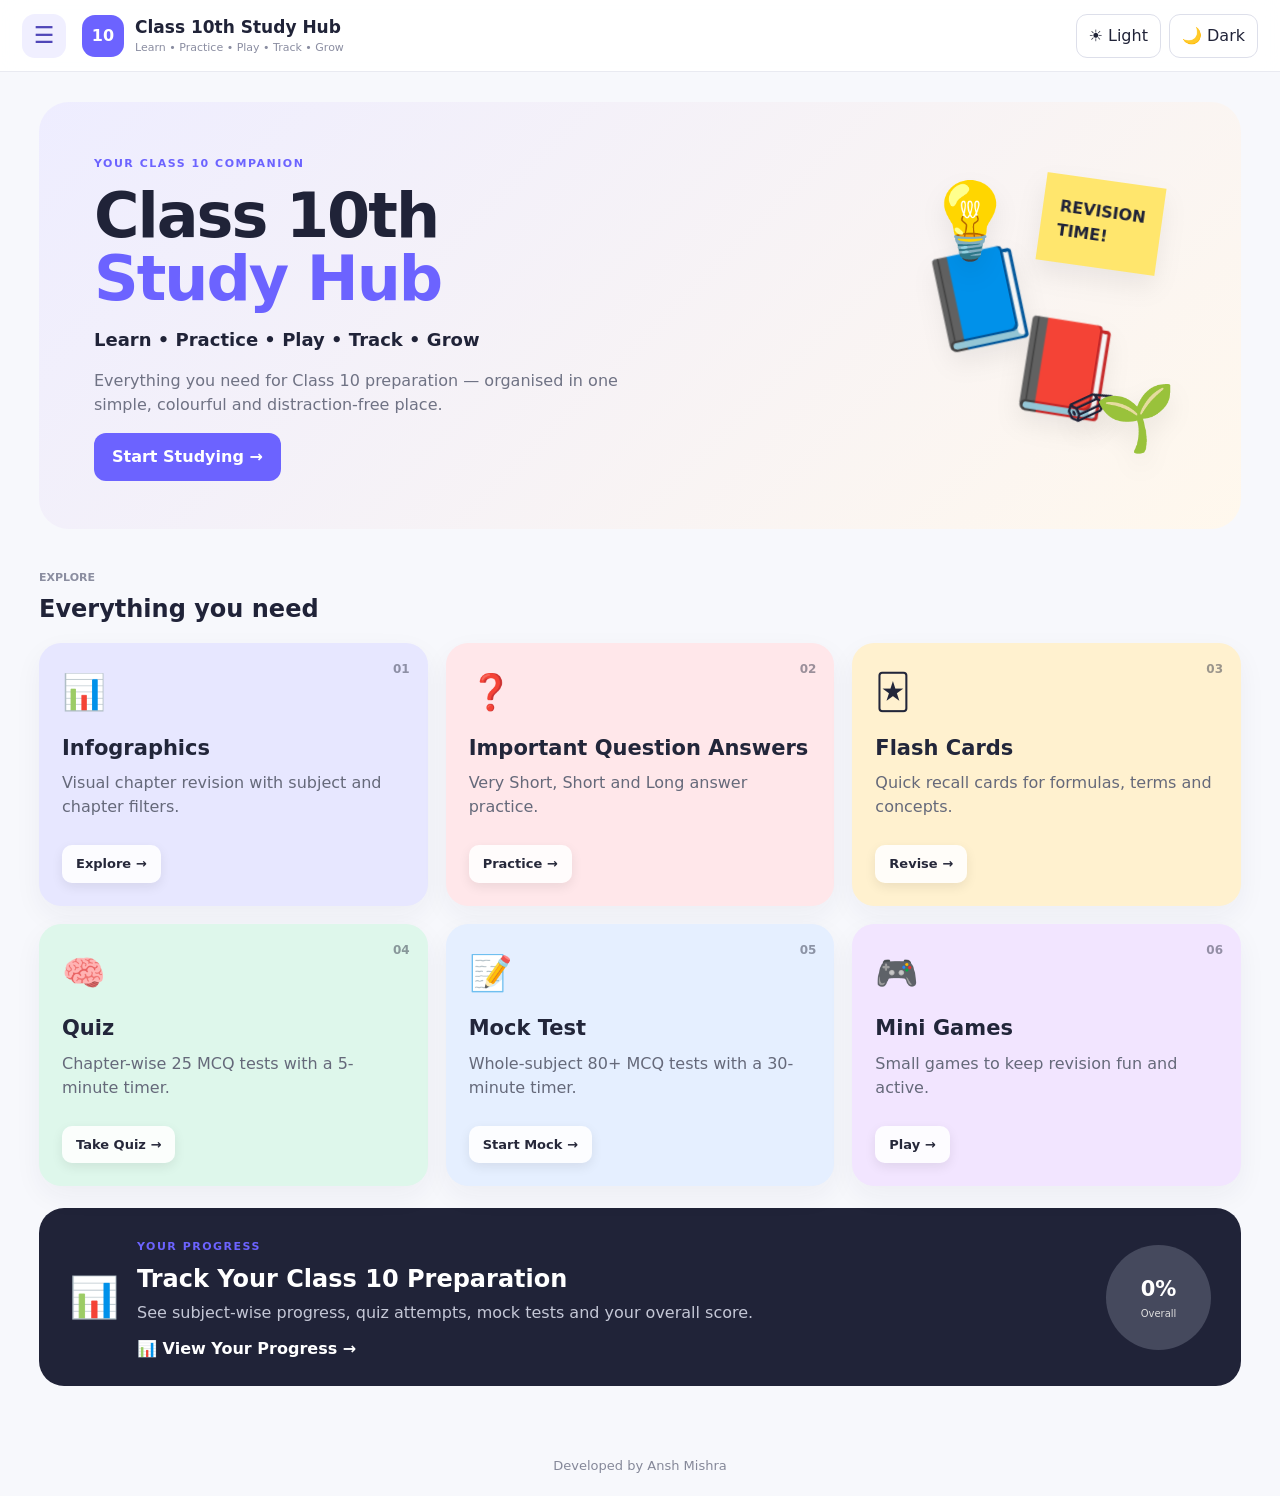
<file: index.html>
<!doctype html>
<html lang="en">
<head>
<meta charset="UTF-8">
<meta name="viewport" content="width=device-width,initial-scale=1">
<title>Class 10th Study Hub</title>
<link rel="stylesheet" href="style.css">
</head>
<body>
<div id="app">
<header class="topbar">
  <button id="menuBtn" class="icon-btn" aria-label="Open menu">☰</button>
  <div class="brand"><span class="brand-mark">10</span><div><b>Class 10th Study Hub</b><small>Learn • Practice • Play • Track • Grow</small></div></div>
  <div class="top-actions"><button id="quickTheme" class="top-control">☀️ Light</button><button id="quickDark" class="top-control">🌙 Dark</button></div>
</header>

<aside id="sidebar" class="sidebar">
  <div class="side-title">Study Hub</div>
  <button class="nav-item active" data-page="home">🏠 <span>Dashboard</span></button>
  <button class="nav-item" data-page="infographics">📊 <span>Infographics</span></button>
  <button class="nav-item" data-page="questions">❓ <span>Important Questions</span></button>
  <button class="nav-item" data-page="flashcards">🃏 <span>Flash Cards</span></button>
  <button class="nav-item" data-page="quiz">🧠 <span>Quiz</span></button>
  <button class="nav-item" data-page="mock">📝 <span>Mock Test</span></button>
  <button class="nav-item" data-page="games">🎮 <span>Mini Games</span></button>
  <button class="nav-item" data-page="progress">📈 <span>Your Progress</span></button>
  <button class="nav-item" data-page="settings">⚙️ <span>Settings</span></button>
  <button class="nav-item" data-page="about">👨‍💻 <span>About Developer</span></button>
</aside>
<div id="shade"></div>

<main>
<section id="page-home" class="page active">
  <div class="hero">
    <div class="hero-copy">
      <span class="eyebrow">YOUR CLASS 10 COMPANION</span>
      <h1>Class 10th<br><strong>Study Hub</strong></h1>
      <p class="hero-tag">Learn • Practice • Play • Track • Grow</p>
      <p class="hero-desc">Everything you need for Class 10 preparation — organised in one simple, colourful and distraction-free place.</p>
      <button class="primary-btn" data-page-jump="questions">Start Studying →</button>
    </div>
    <div class="hero-art" aria-hidden="true"><div class="book b1">📘</div><div class="book b2">📕</div><div class="bulb">💡</div><div class="note">REVISION<br>TIME!</div><div class="pencil">✏️</div><div class="plant">🌱</div></div>
  </div>

  <div class="section-head"><div><span>EXPLORE</span><h2>Everything you need</h2></div></div>
  <div class="resource-grid">
    <button class="resource-card c1" data-page-jump="infographics"><span class="num">01</span><span class="card-icon">📊</span><h3>Infographics</h3><p>Visual chapter revision with subject and chapter filters.</p><span class="card-action">Explore →</span></button>
    <button class="resource-card c2" data-page-jump="questions"><span class="num">02</span><span class="card-icon">❓</span><h3>Important Question Answers</h3><p>Very Short, Short and Long answer practice.</p><span class="card-action">Practice →</span></button>
    <button class="resource-card c3" data-page-jump="flashcards"><span class="num">03</span><span class="card-icon">🃏</span><h3>Flash Cards</h3><p>Quick recall cards for formulas, terms and concepts.</p><span class="card-action">Revise →</span></button>
    <button class="resource-card c4" data-page-jump="quiz"><span class="num">04</span><span class="card-icon">🧠</span><h3>Quiz</h3><p>Chapter-wise 25 MCQ tests with a 5-minute timer.</p><span class="card-action">Take Quiz →</span></button>
    <button class="resource-card c5" data-page-jump="mock"><span class="num">05</span><span class="card-icon">📝</span><h3>Mock Test</h3><p>Whole-subject 80+ MCQ tests with a 30-minute timer.</p><span class="card-action">Start Mock →</span></button>
    <button class="resource-card c6" data-page-jump="games"><span class="num">06</span><span class="card-icon">🎮</span><h3>Mini Games</h3><p>Small games to keep revision fun and active.</p><span class="card-action">Play →</span></button>
  </div>

  <button class="progress-home" data-page-jump="progress">
    <div class="progress-home-left"><span class="progress-home-icon">📊</span><div><span class="eyebrow">YOUR PROGRESS</span><h2>Track Your Class 10 Preparation</h2><p>See subject-wise progress, quiz attempts, mock tests and your overall score.</p><span class="progress-link">📊 View Your Progress →</span></div></div>
    <div class="progress-ring"><strong id="homeProgress">0%</strong><small>Overall</small></div>
  </button>
</section>

<section id="page-infographics" class="page">
  <div class="page-title"><span>VISUAL REVISION</span><h1>Infographics</h1><p>Choose a subject and chapter, then view your chapter visual.</p></div>
  <div class="panel">
    <div class="selectors"><label>Subject<select id="infoSubject"></select></label><label>Chapter<select id="infoChapter"></select></label></div>
    <div class="info-viewer"><div class="info-placeholder" id="infoViewer">📊<h2>Infographic Preview</h2><p>Add your chapter image in the <code>assets/infographics</code> folder and set its path in <code>script.js</code>.</p></div><div class="viewer-controls"><button id="infoPrev">← Previous</button><b id="infoCounter">1 / 1</b><button id="infoNext">Next →</button></div></div>
  </div>
</section>

<section id="page-questions" class="page">
  <div class="page-title"><span>CHAPTER-WISE EXAM PRACTICE</span><h1>Important Question Answers</h1><p>Chapter-wise revision is arranged Very Short → Short → Long. The practice bank is designed around recent CBSE board-paper patterns; official CBSE papers are available from the <a href="https://www.cbse.gov.in/cbsenew/question-paper.html" target="_blank" rel="noopener">CBSE question-paper archive</a>.</p></div>
  <div class="panel"><div class="selectors"><label>Subject<select id="qaSubject"></select></label><label>Chapter<select id="qaChapter"></select></label></div><div id="qaContent"></div><button id="markComplete" class="primary-btn">✓ Mark Chapter Completed</button></div>
</section>

<section id="page-flashcards" class="page">
  <div class="page-title"><span>QUICK RECALL</span><h1>Flash Cards</h1><p>Flip through concise revision cards chapter by chapter.</p></div>
  <div class="panel"><div class="selectors"><label>Subject<select id="fcSubject"></select></label><label>Chapter<select id="fcChapter"></select></label></div><div class="flash-wrap"><div class="flash-help">QUESTION ON FRONT • TAP THE CARD TO FLIP • ANSWER ON BACK</div><button id="flashCard" class="flash-card"><span class="flash-front">Question</span><span class="flash-back"></span></button><div id="flashHint" class="flash-hint"></div><div class="flash-controls"><button id="flashPrev">← Previous</button><b id="flashCounter">1 / 1</b><button id="flashNext">Next →</button></div></div></div>
</section>

<section id="page-quiz" class="page">
  <div class="page-title"><span>25 PYQ-BASED MCQs • 5 MINUTES</span><h1>Chapter Quiz</h1><p>25 chapter-focused Chapter practice MCQs. Submit to see correct, wrong, unanswered and percentage.</p></div>
  <div class="panel"><div class="selectors"><label>Subject<select id="quizSubject"></select></label><label>Chapter<select id="quizChapter"></select></label></div><div class="test-bar"><span>⏱️ <b id="quizTimer">05:00</b></span><span id="quizStatus">Ready</span></div><div id="quizBox"></div><div class="test-actions"><button id="quizStart" class="primary-btn">▶ Start Quiz</button><button id="quizSubmit" class="danger-btn" hidden>✓ Submit Quiz</button></div></div>
</section>

<section id="page-mock" class="page">
  <div class="page-title"><span>80 PYQ-BASED MCQs • 30 MINUTES</span><h1>Mock Test</h1><p>80 whole-subject Chapter practice MCQs. Submit to see complete performance and review every answer.</p></div>
  <div class="panel"><div class="selectors"><label>Subject<select id="mockSubject"></select></label></div><div class="test-bar"><span>⏱️ <b id="mockTimer">30:00</b></span><span id="mockStatus">Ready</span></div><div id="mockBox"></div><div class="test-actions"><button id="mockStart" class="primary-btn">▶ Start Mock Test</button><button id="mockSubmit" class="danger-btn" hidden>✓ Submit Mock Test</button></div></div>
</section>

<section id="page-games" class="page">
  <div class="page-title"><span>LEARN • PLAY</span><h1>Mini Games</h1><p>Only three games — simple, clean and actually playable.</p></div>
  <div class="games-grid games-3">
    <div class="game-card game-large"><h3>❌⭕ Tic Tac Toe</h3><p>Play against the computer.</p><div id="tttBoard" class="ttt-board"></div><b id="tttMsg">Your turn — ❌</b><button id="tttReset" class="game-main-btn">New Game</button></div>
    <div class="game-card game-large"><h3>🧠 Memory Match</h3><p>Find all matching pairs.</p><div id="memoryBoard" class="memory-board"></div><b id="memoryMsg">Find the matching cards.</b><button id="memoryReset" class="game-main-btn">New Game</button></div>
    <div class="game-card game-large"><h3>🐍 Snake</h3><p>Use arrow keys or WASD. Eat the food and grow.</p><canvas id="snakeCanvas" width="320" height="320"></canvas><b id="snakeMsg">Press Start to play.</b><button id="snakeStart" class="game-main-btn">Start Snake</button></div>
  </div>
</section>

<section id="page-progress" class="page">
  <div class="page-title"><span>TRACK • IMPROVE</span><h1>Your Progress</h1><p>Your preparation is stored locally in this browser.</p></div>
  <div class="stats-grid">
    <div class="stat"><span>📈</span><b id="overallStat">0%</b><small>Overall Progress</small></div>
    <div class="stat"><span>🧠</span><b id="quizStat">0</b><small>Quizzes Attempted</small></div>
    <div class="stat"><span>📝</span><b id="mockStat">0 / 6</b><small>Mock Tests Taken</small></div>
    <div class="stat"><span>🏆</span><b id="scoreStat">0%</b><small>Average Score</small></div>
  </div>
  <div class="panel"><div class="motivation">Keep Going! You’re Doing Great! 🚀</div><h2>Subject Progress</h2><div id="subjectProgress"></div></div>
</section>

<section id="page-settings" class="page">
  <div class="page-title"><span>PERSONALIZE</span><h1>Settings</h1><p>Make the study hub comfortable for you.</p></div>
  <div class="settings-grid">
    <div class="setting-card"><h3>🔤 Text Size</h3><select id="textSize"><option value="small">Small</option><option value="normal">Normal</option><option value="large">Large</option><option value="xl">Extra Large</option></select></div>
    <div class="setting-card"><h3>🎨 Theme</h3><div class="choice-row"><button data-theme="light">☀️ Light</button><button data-theme="dark">🌙 Dark</button></div></div>
    <div class="setting-card"><h3>🌈 Accent Color</h3><select id="accent"><option value="#6c63ff">Purple</option><option value="#2563eb">Blue</option><option value="#16a34a">Green</option><option value="#ea580c">Orange</option><option value="#db2777">Pink</option></select></div>
    <div class="setting-card"><h3>🪔 Diwali Mode</h3><p>Yellow festive background + colourful red cards + diyas.</p><button id="diwaliToggle">Enable / Disable</button></div>
    <div class="setting-card"><h3>🎄 Christmas Mode</h3><p>Continuous snowfall without changing your background.</p><button id="christmasToggle">Enable / Disable</button></div>
    <div class="setting-card"><h3>🧹 Clear Memory</h3><p>Reset progress, preferences and test history.</p><button id="clearMemory" class="danger-btn">Clear Memory</button></div>
  </div>
</section>

<section id="page-about" class="page">
  <div class="page-title"><span>THE CREATOR</span><h1>About Developer</h1></div>
  <div class="about-card"><div class="developer-avatar">A</div><div><h2>Ansh Mishra</h2><p>Hi! I'm Ansh Mishra, the creator of Class 10th Study Hub. I created this platform to make Class 10 learning easier, more interactive and enjoyable for students.</p><h3>What I’m working on</h3><ul><li>Making study resources easy to access</li><li>Helping students practice through quizzes and mock tests</li><li>Creating interactive flash cards and learning activities</li><li>Adding fun mini-games</li><li>Helping track preparation and progress</li></ul><h3>My Goal</h3><p>My goal is to build a simple and useful study platform where Class 10 students can learn, practice and improve — all in one place.</p></div></div>
</section>
</main>

<footer>Developed by Ansh Mishra</footer>
<div id="toast"></div>
<div class="snow" id="snowLayer"></div>
<div class="diwali-decor" id="diwaliDecor"></div>
</div>
<script src="content.js"></script>
<script src="script.js"></script>
</body>
</html>
</file>
<file: style.css>
*{box-sizing:border-box}
html{scroll-behavior:smooth}
body{margin:0;font-family:Inter,ui-sans-serif,system-ui,-apple-system,BlinkMacSystemFont,"Segoe UI",sans-serif;background:#f7f8fc;color:#202338;line-height:1.5;transition:.25s}
button,select,input{font:inherit}
button{cursor:pointer}
.topbar{height:72px;background:rgba(255,255,255,.9);backdrop-filter:blur(14px);display:flex;align-items:center;padding:0 22px;gap:16px;border-bottom:1px solid #e9eaf1;position:sticky;top:0;z-index:20}
.icon-btn{width:44px;height:44px;border:0;border-radius:13px;background:#f0efff;font-size:23px;color:#4f46b8}
.brand{display:flex;align-items:center;gap:11px;flex:1}
.brand-mark{width:42px;height:42px;border-radius:13px;background:var(--accent,#6c63ff);color:white;display:grid;place-items:center;font-weight:900}
.brand b{display:block;font-size:17px}
.brand small{display:block;color:#8a8da1;font-size:11px}
.top-actions{display:flex;gap:8px}
.top-control,.choice-row button,.setting-card button{border:1px solid #dddfea;background:white;border-radius:11px;padding:9px 12px;color:inherit}
.sidebar{position:fixed;left:0;top:72px;bottom:0;width:260px;background:#fff;border-right:1px solid #e8e9f0;z-index:30;padding:20px 14px;transform:translateX(-105%);transition:.25s;overflow:auto}
.sidebar.open{transform:none}
.side-title{font-weight:800;color:#8a8da1;font-size:12px;text-transform:uppercase;padding:0 13px 12px}
.nav-item{display:flex;width:100%;border:0;background:transparent;padding:12px 14px;border-radius:12px;gap:12px;text-align:left;color:#5c6073;margin:2px 0}
.nav-item:hover,.nav-item.active{background:#efeeff;color:#4e46bd;font-weight:700}
.nav-item span{flex:1}
#shade{display:none;position:fixed;inset:72px 0 0;background:#0005;z-index:25}
main{max-width:1250px;margin:auto;padding:30px 24px 50px}
.page{display:none}
.page.active{display:block}
.hero{min-height:380px;border-radius:30px;background:linear-gradient(135deg,#eeedff,#fff8ed);padding:48px 55px;display:flex;overflow:hidden;position:relative}
.hero-copy{max-width:610px;z-index:2}
.eyebrow,.page-title>span,.progress-home .eyebrow{font-size:11px;font-weight:900;letter-spacing:1.5px;color:var(--accent,#6c63ff)}
h1{font-size:clamp(36px,5vw,62px);line-height:1.02;margin:10px 0 16px;letter-spacing:-2px}
.hero h1 strong{color:var(--accent,#6c63ff)}
.hero-tag{font-weight:800;font-size:18px;margin:0 0 10px}
.hero-desc{max-width:560px;color:#6f7284}
.primary-btn,.danger-btn{border:0;border-radius:12px;padding:12px 18px;font-weight:800}
.primary-btn{background:var(--accent,#6c63ff);color:#fff}
.danger-btn{background:#ef4444;color:#fff}
.hero-art{flex:1;position:relative;min-width:320px}
.book,.bulb,.note,.pencil,.plant{position:absolute;filter:drop-shadow(0 12px 12px #0001)}
.book{font-size:90px}
.b1{right:150px;top:80px;transform:rotate(-12deg)}
.b2{right:65px;top:150px;transform:rotate(9deg)}
.bulb{right:170px;top:15px;font-size:74px}
.note{right:25px;top:30px;background:#ffe66d;padding:20px 17px;font-weight:900;transform:rotate(8deg)}
.pencil{right:70px;bottom:30px;font-size:60px;transform:rotate(-25deg)}
.plant{right:10px;bottom:15px;font-size:65px}
.section-head{margin:35px 0 16px}
.section-head span{font-size:11px;font-weight:900;color:#8b8ea0}
.section-head h2{margin:3px 0}
.resource-grid{display:grid;grid-template-columns:repeat(3,1fr);gap:18px}
.resource-card{min-height:215px;border:0;border-radius:22px;padding:23px;text-align:left;position:relative;transition:.2s;color:#22263a;box-shadow:0 10px 28px #252a4a0d}
.resource-card:hover{transform:translateY(-4px);box-shadow:0 18px 35px #252a4a18}
.resource-card .num{position:absolute;right:18px;top:17px;font-size:12px;font-weight:900;opacity:.45}
.card-icon{font-size:35px;display:block;margin-bottom:14px}
.resource-card h3{font-size:21px;margin:0 0 7px}
.resource-card p{color:#65697a;margin:0 0 18px}
.resource-card b{font-size:13px}
.c1{background:#e7e7ff}
.c2{background:#ffe7ea}
.c3{background:#fff1cf}
.c4{background:#def7eb}
.c5{background:#e5efff}
.c6{background:#f2e5ff}
.progress-home{width:100%;margin-top:22px;border:0;border-radius:25px;background:#202338;color:white;padding:25px 30px;display:flex;align-items:center;justify-content:space-between;text-align:left}
.progress-home-left{display:flex;gap:18px;align-items:center}
.progress-home-icon{font-size:40px}
.progress-home h2{margin:4px 0}
.progress-home p{margin:0 0 12px;color:#c4c7d6}
.progress-link{font-weight:900;color:#fff}
.progress-ring{width:105px;height:105px;border-radius:50%;background:conic-gradient(var(--accent,#6c63ff) 0deg,#45495d 0);display:grid;place-items:center;align-content:center;flex:none}
.progress-ring strong{font-size:21px}
.progress-ring small{font-size:10px;color:#ddd}
.page-title{margin:5px 0 24px}
.page-title h1{font-size:42px;letter-spacing:-1px;margin:4px 0}
.page-title p{color:#737789}
.panel{background:#fff;border:1px solid #e7e8ef;border-radius:22px;padding:22px;box-shadow:0 8px 30px #1d24400b}
.selectors{display:grid;grid-template-columns:1fr 1fr;gap:15px;margin-bottom:22px}
.selectors label{font-weight:800;font-size:13px}
.selectors select,.setting-card select,.game-card input{width:100%;margin-top:7px;padding:12px;border:1px solid #dddfea;border-radius:11px;background:#fff;color:inherit}
.info-viewer{min-height:480px;background:#f5f6fb;border-radius:18px;padding:20px;display:flex;flex-direction:column;align-items:center;justify-content:center}
.info-placeholder{text-align:center;color:#7c8091}
.info-placeholder:first-letter{font-size:45px}
.viewer-controls,.flash-controls,.test-actions{display:flex;justify-content:center;gap:15px;align-items:center;margin-top:18px}
.viewer-controls button,.flash-controls button,.game-card button{border:1px solid #dddfea;background:#fff;border-radius:10px;padding:9px 13px}
.qa-group{margin:20px 0}
.qa-group h2{font-size:20px;border-left:5px solid var(--accent,#6c63ff);padding-left:10px}
.qa-item{padding:16px 0;border-bottom:1px solid #ececf2}
.qa-item b{display:block;margin-bottom:7px}
.qa-answer{color:#606577}
.flash-wrap{text-align:center}
.flash-card{min-height:300px;width:min(700px,100%);border:0;border-radius:24px;background:linear-gradient(135deg,#ecebff,#fff1d8);padding:35px;margin:auto;color:#25283b;font-size:20px;display:grid;place-items:center}
.flash-card .flash-back{display:none}
.flash-card.revealed .flash-front{display:none}
.flash-card.revealed .flash-back{display:block}
.test-bar{display:flex;justify-content:space-between;background:#f4f5fa;padding:12px 15px;border-radius:12px;margin-bottom:16px}
.question{padding:16px 0;border-bottom:1px solid #ececf2}
.question h3{font-size:16px}
.option{display:block;width:100%;text-align:left;padding:11px 13px;border:1px solid #dddfea;background:#fff;border-radius:10px;margin:7px 0}
.option.selected{border-color:var(--accent,#6c63ff);background:#efeeff}
.option.correct{border-color:#16a34a;background:#dcfce7}
.option.wrong{border-color:#ef4444;background:#fee2e2}
.result-box{padding:20px;border-radius:16px;background:#effcf4;margin:15px 0}
.games-grid,.settings-grid,.stats-grid{display:grid;grid-template-columns:repeat(4,1fr);gap:16px}
.game-card,.setting-card,.stat{background:#fff;border:1px solid #e7e8ef;border-radius:18px;padding:20px}
.game-card h3,.setting-card h3{margin-top:0}
.game-card input{margin-bottom:8px}
.game-card b{display:block;margin-top:10px}
.rps{display:flex;gap:7px}
.rps button{font-size:22px}
.dice{font-size:65px;text-align:center;margin:10px}
.speed-score{font-size:25px}
.stat{text-align:center}
.stat span{font-size:28px;display:block}
.stat b{display:block;font-size:28px;color:var(--accent,#6c63ff)}
.stat small{color:#777b8d}
.motivation{background:#202338;color:white;border-radius:16px;padding:18px;margin-bottom:25px;font-weight:800}
.progress-row{margin:18px 0}
.progress-row-head{display:flex;justify-content:space-between;font-weight:800}
.bar{height:11px;border-radius:99px;background:#ececf3;overflow:hidden;margin-top:7px}
.bar i{display:block;height:100%;background:var(--accent,#6c63ff);border-radius:99px}
.about-card{display:grid;grid-template-columns:150px 1fr;gap:30px;background:#fff;border:1px solid #e7e8ef;border-radius:22px;padding:35px}
.developer-avatar{width:130px;height:130px;border-radius:35px;background:var(--accent,#6c63ff);color:#fff;display:grid;place-items:center;font-size:55px;font-weight:900}
.about-card h2{margin-top:0}
.snow{position:fixed;inset:0;pointer-events:none;z-index:50;overflow:hidden}
.flake{position:absolute;top:-30px;color:#fff;text-shadow:0 0 5px #777;animation:fall linear forwards}
@keyframes fall{to{transform:translateY(110vh) rotate(360deg)}
}
.diwali-decor{pointer-events:none;position:fixed;inset:auto 0 0;height:55px;z-index:49;background:radial-gradient(circle at 10% 60%,#ffd54a 0 5px,transparent 7px),radial-gradient(circle at 30% 60%,#ff7a00 0 5px,transparent 7px),radial-gradient(circle at 50% 60%,#ffd54a 0 5px,transparent 7px),radial-gradient(circle at 70% 60%,#ff7a00 0 5px,transparent 7px),radial-gradient(circle at 90% 60%,#ffd54a 0 5px,transparent 7px);display:none}
.diwali body{}
.diwali-decor.on{display:block}
footer{text-align:center;padding:20px;color:#858899;font-size:13px}
#toast{position:fixed;bottom:22px;left:50%;transform:translate(-50%,20px);background:#202338;color:#fff;padding:11px 16px;border-radius:10px;opacity:0;pointer-events:none;transition:.2s;z-index:100}
.dark{background:#11131c;color:#eef0f8}
.dark .topbar,.dark .sidebar,.dark .panel,.dark .game-card,.dark .setting-card,.dark .stat,.dark .about-card{background:#191c27;border-color:#2a2e3d}
.dark .top-control,.dark .choice-row button,.dark .setting-card button,.dark .selectors select,.dark .setting-card select,.dark .game-card input,.dark .option,.dark .viewer-controls button,.dark .flash-controls button,.dark .game-card button{background:#202430;color:#eef0f8;border-color:#363b4d}
.dark .resource-card p,.dark .page-title p,.dark .hero-desc,.dark .qa-answer{color:#b4b8c8}
.dark .info-viewer,.dark .test-bar,.dark .bar{background:#202430}
.dark .hero{background:linear-gradient(135deg,#20213b,#2c251c)}
.dark .progress-home{background:#080a10}
.large{font-size:18px}
.xl{font-size:20px}
.small{font-size:14px}
@media(max-width:900px){.resource-grid{grid-template-columns:repeat(2,1fr)}
.games-grid,.settings-grid,.stats-grid{grid-template-columns:repeat(2,1fr)}
.hero{padding:35px}
.hero-art{min-width:250px}
.sidebar{width:280px}
}
@media(max-width:650px){.topbar{padding:0 12px}
.top-actions{display:none}
main{padding:20px 13px}
.hero{padding:28px 22px;min-height:540px;display:block}
.hero-art{height:190px;min-width:0}
.b1{right:110px;top:35px}
.b2{right:30px;top:85px}
.bulb{left:30px;top:15px}
.note{right:8px;top:0}
.resource-grid,.selectors,.games-grid,.settings-grid,.stats-grid{grid-template-columns:1fr}
.progress-home{padding:20px;align-items:flex-start}
.progress-ring{width:78px;height:78px}
.progress-home-icon{display:none}
.page-title h1{font-size:34px}
.about-card{grid-template-columns:1fr}
.developer-avatar{margin:auto}
.test-actions{flex-wrap:wrap}
.panel{padding:16px}
}
/* v2 usability polish */
.resource-card b{display:inline-block;background:var(--accent,#6c63ff);color:#fff;border-radius:10px;padding:9px 13px;margin-top:4px}
.option{position:relative;z-index:2;cursor:pointer;pointer-events:auto;min-height:46px;transition:.15s}
.option:hover{transform:translateX(2px);border-color:var(--accent,#6c63ff)}
.test-actions button[hidden]{display:none!important}
.games-3{grid-template-columns:repeat(3,1fr)}
.game-large{min-height:470px}
.game-main-btn{margin-top:14px!important;width:100%;font-weight:800;background:var(--accent,#6c63ff)!important;color:#fff!important;border:0!important}
.ttt-board{display:grid;grid-template-columns:repeat(3,1fr);gap:7px;max-width:260px;margin:15px auto}
.ttt-board button{aspect-ratio:1;border:1px solid #dddfea;background:#f8f8fc;border-radius:12px;font-size:34px;font-weight:900;color:#4f46b8}
.memory-board{display:grid;grid-template-columns:repeat(4,1fr);gap:7px;max-width:300px;margin:15px auto}
.memory-card{aspect-ratio:1;border:1px solid #dddfea!important;background:#f4f5fa!important;border-radius:12px!important;font-size:25px;font-weight:900;color:#4f46b8}
.memory-card.open{background:#fff!important}
#snakeCanvas{width:320px;max-width:100%;height:auto;border-radius:14px;border:1px solid #dddfea;display:block;margin:15px auto}
.dark .ttt-board button,.dark .memory-card{background:#202430!important;color:#eef0f8;border-color:#363b4d}
.dark #snakeCanvas{border-color:#363b4d}
@media(max-width:900px){.games-3{grid-template-columns:1fr 1fr}}
@media(max-width:650px){.games-3{grid-template-columns:1fr}.game-large{min-height:auto}}
/* Final usability polish */
.card-action{display:inline-flex;align-items:center;justify-content:center;margin-top:8px;padding:9px 14px;border-radius:10px;background:rgba(255,255,255,.88);color:#26283a;font-weight:900;font-size:13px;box-shadow:0 4px 12px rgba(0,0,0,.08)}
.resource-card{cursor:pointer;text-align:left}
.resource-card:hover .card-action{transform:translateY(-1px);box-shadow:0 7px 16px rgba(0,0,0,.12)}
.flash-help,.flash-hint{text-align:center;font-size:12px;font-weight:800;letter-spacing:.05em;opacity:.7;margin:8px 0 12px}.flash-hint{letter-spacing:0;font-weight:600}
.flash-card{cursor:pointer;position:relative;user-select:none}.flash-card:after{content:'TAP TO FLIP';position:absolute;bottom:18px;font-size:11px;letter-spacing:.12em;opacity:.55;font-weight:900}.flash-card.revealed:after{content:'TAP TO SHOW QUESTION'}
.test-intro{padding:30px;text-align:center;border:1px dashed #d7d9e5;border-radius:18px;margin:16px 0}.test-intro b,.test-intro span{display:inline-block;margin:0 5px;padding:8px 12px;border-radius:999px;background:#f2f3f8}.question-note{padding:12px 16px;border-radius:12px;background:#f7f7fb;font-weight:700;margin:14px 0}.question.unanswered{border-left:4px solid #f59e0b}.result-box{padding:22px!important;border-radius:18px!important}.result-main{display:flex;align-items:center;gap:18px}.result-percent{font-size:42px;font-weight:950;color:var(--accent,#6c63ff);line-height:1}.result-bar{height:10px;background:#e8e9ef;border-radius:999px;overflow:hidden;margin:18px 0}.result-bar i{display:block;height:100%;background:var(--accent,#6c63ff);border-radius:999px}.result-note{font-size:13px;opacity:.75}.option{min-height:48px;font-size:15px;font-weight:650;cursor:pointer}.option.selected{outline:2px solid var(--accent,#6c63ff)}.option.correct{outline:2px solid #16a34a!important}.option.wrong{outline:2px solid #ef4444!important}
.dark .card-action{background:#202430;color:#f4f5fa}.dark .question-note,.dark .test-intro{background:#202430;border-color:#363b4d}.dark .result-box{background:#17251d}.dark .result-bar{background:#363b4d}
@media(max-width:600px){.result-main{align-items:flex-start}.result-percent{font-size:32px}.flash-card{min-height:250px}.option{font-size:14px}.card-action{width:100%}}

body.diwali{--bg:#fff3a6;--surface:#fff8cf;--ink:#5b1600;--muted:#7a3b16;background:linear-gradient(135deg,#fff6a8,#ffd66b)}
body.diwali .card,body.diwali .resource-card,body.diwali .qa-item,body.diwali .question,body.diwali .test-intro,body.diwali .setting-card,body.diwali .game-card{background:#c62828!important;color:#fff!important;border-color:#ffcf33!important;box-shadow:0 10px 28px rgba(128,0,0,.22)}
body.diwali .card p,body.diwali .card h1,body.diwali .card h2,body.diwali .card h3,body.diwali .card span,body.diwali .qa-answer,body.diwali .question h3{color:#fff!important}
body.diwali .btn,body.diwali button{border-color:#ffd54a}
body{overflow-x:hidden}
/* Infographics Viewer Container */
.info-viewer {
  width: 100%;
  max-width: 100%;
  min-height: 300px;
  max-height: 80vh; /* Screen ki height ke hisab se adjust hoga */
  display: flex;
  justify-content: center;
  align-items: center;
  padding: 15px;
  overflow: hidden; /* Canvas ya image ko overflow hone se rokne ke liye */
  box-sizing: border-box;
}

/* Infographic Image Styling */
.info-viewer img {
  max-width: 100%; /* Image container se bahar nahi jayegi */
  height: auto; /* Aspect ratio kharab nahi hoga */
  max-height: 70vh; /* Screen ki height me properly fit hogi */
  object-fit: contain; /* Full image visible rahegi bina stretch hue */
  border-radius: 12px;
  box-shadow: 0 8px 24px rgba(0, 0, 0, 0.12);
  display: block;
  margin: 0 auto;
}

/* Mobile Screens ke liye Extra Adjustments */
@media (max-width: 650px) {
  .info-viewer {
    padding: 8px;
    min-height: 220px;
  }
  
  .info-viewer img {
    max-height: 60vh;
  }
}
</file>
